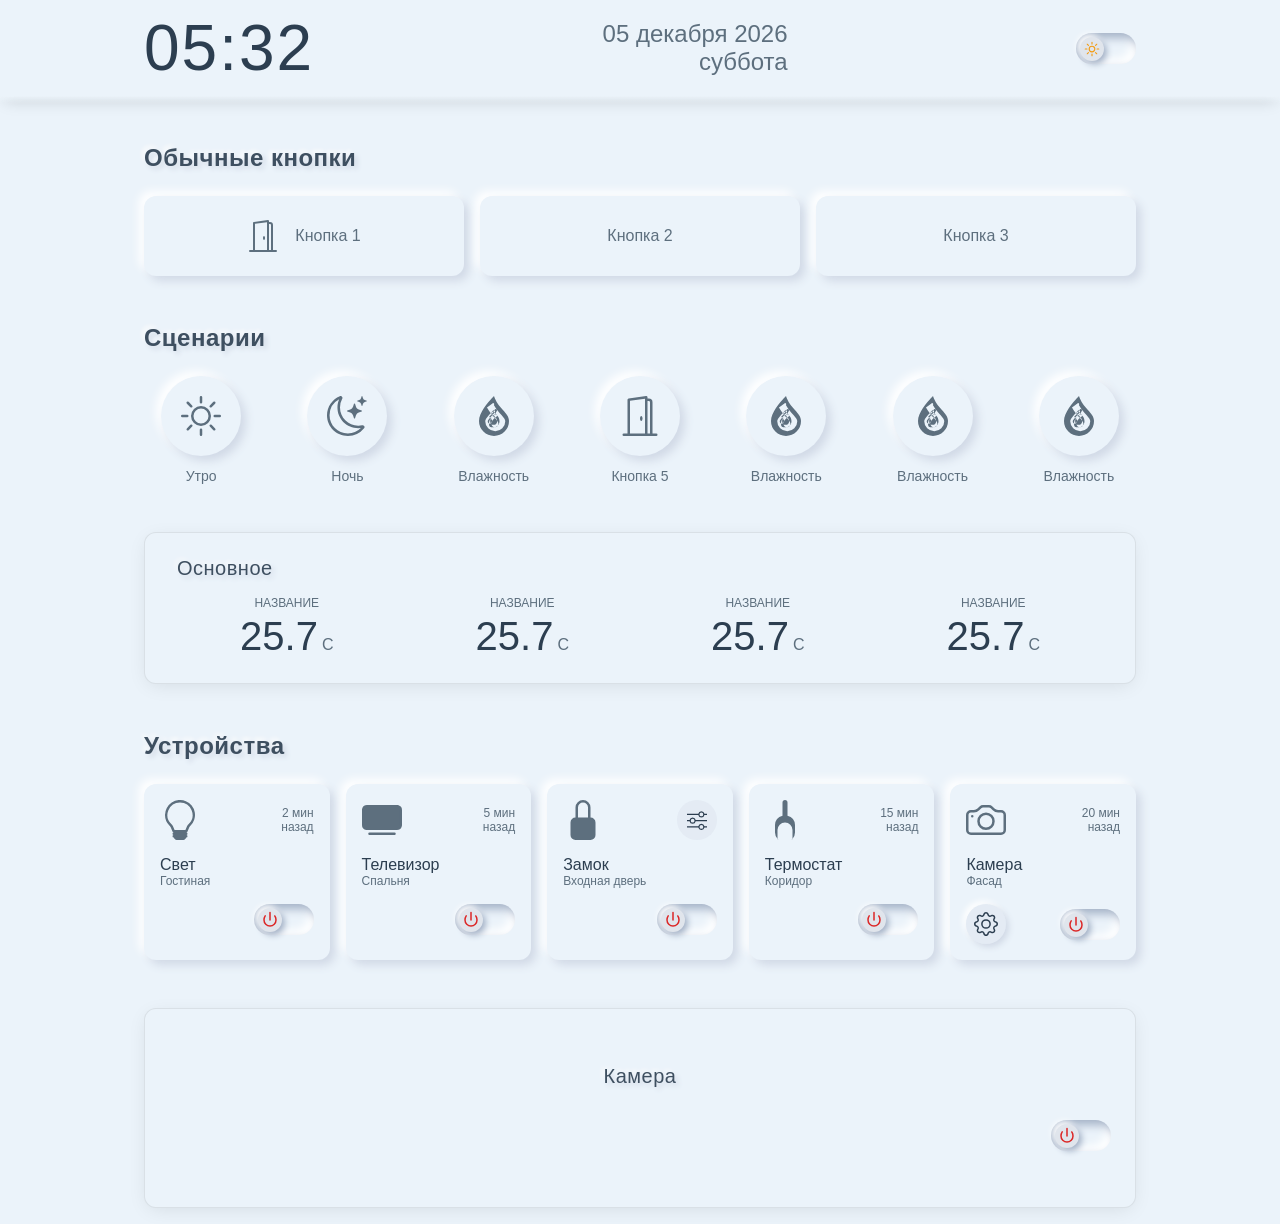
<file: index.html>
<!DOCTYPE html>
<html lang="ru">

<head>
    <meta charset="UTF-8">
    <meta name="viewport" content="width=device-width, initial-scale=1.0">
    <link rel="stylesheet" href="style.css">
    <title>Дашборд с неоморфным дизайном</title>
</head>

<body class="light-theme">
    <!-- SVG спрайт (скрыт) -->
    <svg style="display: none;">
        <!-- Иконки переключения темы -->
        <symbol id="icon-sun" viewBox="0 0 24 24">
            <path
                d="M12 3v2.25m6.364.386-1.591 1.591M21 12h-2.25m-.386 6.364-1.591-1.591M12 18.75V21m-4.773-4.227-1.591 1.591M5.25 12H3m4.227-4.773L5.636 5.636M15.75 12a3.75 3.75 0 1 1-7.5 0 3.75 3.75 0 0 1 7.5 0Z"
                stroke="currentColor" stroke-width="1.5" fill="none" stroke-linecap="round" stroke-linejoin="round" />
        </symbol>
        <symbol id="icon-moon" viewBox="0 0 24 24">
            <path
                d="M21.752 15.002A9.72 9.72 0 0 1 18 15.75c-5.385 0-9.75-4.365-9.75-9.75 0-1.33.266-2.597.748-3.752A9.753 9.753 0 0 0 3 11.25C3 16.635 7.365 21 12.75 21a9.753 9.753 0 0 0 9.002-5.998Z"
                stroke="currentColor" stroke-width="1.5" fill="none" stroke-linecap="round" stroke-linejoin="round" />
        </symbol>
        <!-- Иконки для переключателя -->
        <symbol id="icon-check" viewBox="0 0 16 16">
            <path
                d="M16 8A8 8 0 1 1 0 8a8 8 0 0 1 16 0m-3.97-3.03a.75.75 0 0 0-1.08.022L7.477 9.417 5.384 7.323a.75.75 0 0 0-1.06 1.06L6.97 11.03a.75.75 0 0 0 1.079-.02l3.992-4.99a.75.75 0 0 0-.01-1.05z" />
        </symbol>
        <symbol id="icon-x" viewBox="0 0 16 16">
            <path
                d="M2.146 2.854a.5.5 0 1 1 .708-.708L8 7.293l5.146-5.147a.5.5 0 0 1 .708.708L8.707 8l5.147 5.146a.5.5 0 0 1-.708.708L8 8.707l-5.146 5.147a.5.5 0 0 1-.708-.708L7.293 8z" />
        </symbol>
        <!-- Иконка освещения/лампы -->
        <symbol id="icon-light" viewBox="0 0 16 16">
            <path
                d="M2 6a6 6 0 1 1 10.174 4.31c-.203.196-.359.4-.453.619l-.762 1.769A.5.5 0 0 1 10.5 13a.5.5 0 0 1 0 1 .5.5 0 0 1 0 1l-.224.447a1 1 0 0 1-.894.553H6.618a1 1 0 0 1-.894-.553L5.5 15a.5.5 0 0 1 0-1 .5.5 0 0 1 0-1 .5.5 0 0 1-.46-.302l-.761-1.77a2 2 0 0 0-.453-.618A5.98 5.98 0 0 1 2 6m6-5a5 5 0 0 0-3.479 8.592c.263.254.514.564.676.941L5.83 12h4.342l.632-1.467c.162-.377.413-.687.676-.941A5 5 0 0 0 8 1" />
        </symbol>
        <!-- Иконка телевизора -->
        <symbol id="icon-tv" viewBox="0 0 16 16">
            <path
                d="M2.5 13.5A.5.5 0 0 1 3 13h10a.5.5 0 0 1 0 1H3a.5.5 0 0 1-.5-.5M2 2h12s2 0 2 2v6s0 2-2 2H2s-2 0-2-2V4s0-2 2-2" />
            <path d="M1 4h14v6H1z" />
        </symbol>
        <!-- Иконка замка -->
        <symbol id="icon-lock" viewBox="0 0 16 16">
            <path
                d="M8 1a2 2 0 0 1 2 2v4H6V3a2 2 0 0 1 2-2m3 6V3a3 3 0 0 0-6 0v4a2 2 0 0 0-2 2v5a2 2 0 0 0 2 2h6a2 2 0 0 0 2-2V9a2 2 0 0 0-2-2" />
        </symbol>
        <!-- Иконка термостата -->
        <symbol id="icon-thermostat" viewBox="0 0 16 16">
            <path
                d="M8 0a1 1 0 0 1 1 1v5.268A4 4 0 0 1 12 10v3a4 4 0 1 1-8 0v-3a4 4 0 0 1 3-3.732V1a1 1 0 0 1 1-1m0 9a3 3 0 0 0-3 3v3a3 3 0 1 0 6 0v-3a3 3 0 0 0-3-3" />
        </symbol>
        <!-- Иконка камеры -->
        <symbol id="icon-camera" viewBox="0 0 16 16">
            <path
                d="M15 12a1 1 0 0 1-1 1H2a1 1 0 0 1-1-1V6a1 1 0 0 1 1-1h1.172a3 3 0 0 0 2.12-.879l.83-.828A1 1 0 0 1 6.827 3h2.344a1 1 0 0 1 .707.293l.828.828A3 3 0 0 0 12.828 5H14a1 1 0 0 1 1 1zM2 4a2 2 0 0 0-2 2v6a2 2 0 0 0 2 2h12a2 2 0 0 0 2-2V6a2 2 0 0 0-2-2h-1.172a2 2 0 0 1-1.414-.586l-.828-.828A2 2 0 0 0 9.172 2H6.828a2 2 0 0 0-1.414.586l-.828.828A2 2 0 0 1 3.172 4z" />
            <path
                d="M8 11a2.5 2.5 0 1 1 0-5 2.5 2.5 0 0 1 0 5m0 1a3.5 3.5 0 1 0 0-7 3.5 3.5 0 0 0 0 7M3 6.5a.5.5 0 1 1-1 0 .5.5 0 0 1 1 0" />
        </symbol>
        <!-- Иконка питания/вкл/выкл -->
        <symbol id="icon-power" viewBox="0 0 24 24">
            <path d="M12 2v10M18.4 6.6C19.5 8 20 9.9 20 12c0 4.4-3.6 8-8 8s-8-3.6-8-8c0-2.1.5-4 1.6-5.6"
                stroke="currentColor" stroke-width="2" fill="none" stroke-linecap="round" stroke-linejoin="round" />
        </symbol>
        <!-- Иконка звука -->
        <symbol id="icon-sound" viewBox="0 0 24 24">
            <path d="M15 6v12c0 1.5-1.5 2-3 2s-3-.5-3-2V6c0-1.5 1.5-2 3-2s3 .5 3 2z" stroke="currentColor"
                stroke-width="1.5" fill="none" />
            <path d="M6 10v4M18 10v4" stroke="currentColor" stroke-width="1.5" fill="none" />
        </symbol>
        <!-- Дополнительные иконки для круглых кнопок -->
        <symbol id="icon-music" viewBox="0 0 16 16">
            <path
                d="M6 13c0 1.105-1.12 2-2.5 2S1 14.105 1 13s1.12-2 2.5-2 2.5.895 2.5 2zm9-6c0 1.105-1.12 2-2.5 2S10 8.105 10 7s1.12-2 2.5-2 2.5.895 2.5 2z" />
            <path fill-rule="evenodd" d="M14 11V2h1v9h-1zM6 3v10h1V3H6z" />
            <path d="M5 2.905a1 1 0 0 1 .9-.995l8-.8a1 1 0 0 1 1.1.995V3L5 4V2.905z" />
        </symbol>
        <symbol id="icon-bell" viewBox="0 0 16 16">
            <path
                d="M8 16a2 2 0 0 0 2-2H6a2 2 0 0 0 2 2zM8 1.918l-.797.161A4.002 4.002 0 0 0 4 6c0 .628-.134 2.197-.459 3.742-.16.767-.376 1.566-.663 2.258h10.244c-.287-.692-.502-1.49-.663-2.258C12.134 8.197 12 6.628 12 6a4.002 4.002 0 0 0-3.203-3.92L8 1.917zM14.22 12c.223.447.481.801.78 1H1c.299-.199.557-.553.78-1C2.68 10.2 3 6.88 3 6c0-2.42 1.72-4.44 4.005-4.901a1 1 0 1 1 1.99 0A5.002 5.002 0 0 1 13 6c0 .88.32 4.2 1.22 6z" />
        </symbol>
        <symbol id="icon-droplet" viewBox="0 0 16 16">
            <path fill-rule="evenodd"
                d="M7.21.8C7.69.295 8 0 8 0c.109.363.234.708.371 1.038.812 1.946 2.073 3.35 3.197 4.6C12.878 7.096 14 8.345 14 10a6 6 0 0 1-12 0C2 6.668 5.58 2.517 7.21.8zm.413 1.956A.5.5 0 0 1 7.95 3.6c.79 1.48 2.054 2.95 3.129 4.148.388.435.748.87 1.023 1.287.273.413.398.753.398 1.015a4 4 0 0 1-8 0c0-.262.125-.602.398-1.015.275-.417.635-.852 1.023-1.287.529-.595 1.09-1.204 1.624-1.852a.5.5 0 0 1 .788.614c-.502.606-1.04 1.19-1.56 1.777-.366.414-.686.777-.921 1.139-.234.36-.352.6-.352.624 0 .555.358 1.002.868 1.002.507 0 .905-.405.905-.974 0-.22-.062-.436-.18-.618-.221-.344-.595-.713-1.033-1.112l.017-.024c.334-.347.668-.7.984-1.06.482-.552.896-1.142 1.202-1.749a.5.5 0 0 1 .906.424c-.244.521-.58 1.028-.996 1.513-.222.26-.456.515-.689.763-.598.64-1.03 1.126-1.03 1.844 0 .867.671 1.474 1.405 1.474.736 0 1.405-.607 1.405-1.474 0-.467-.253-1.047-.681-1.545-.384-.449-.91-.878-1.446-1.3a.5.5 0 1 1 .632-.776c.594.482 1.197 1.003 1.651 1.544.452.54.78 1.196.78 2.077 0 1.326-1.045 2.474-2.405 2.474S6 12.326 6 11c0-.881.328-1.537.78-2.077.454-.541 1.057-1.062 1.651-1.544a.5.5 0 0 1 .632.776c-.536.422-1.062.851-1.446 1.3-.428.498-.681 1.078-.681 1.545 0 .867.671 1.474 1.405 1.474.736 0 1.405-.607 1.405-1.474 0-.262-.125-.602-.398-1.015-.275-.417-.635-.852-1.023-1.287-1.075-1.198-2.34-2.668-3.13-4.148z" />
        </symbol>
        <symbol id="icon-sunset" viewBox="0 0 16 16">
            <path
                d="M6 .278a.77.77 0 0 1 .08.858 7.2 7.2 0 0 0-.878 3.46c0 4.021 3.278 7.277 7.318 7.277q.792-.001 1.533-.16a.79.79 0 0 1 .81.316.73.73 0 0 1-.031.893A8.35 8.35 0 0 1 8.344 16C3.734 16 0 12.286 0 7.71 0 4.266 2.114 1.312 5.124.06A.75.75 0 0 1 6 .278M4.858 1.311A7.27 7.27 0 0 0 1.025 7.71c0 4.02 3.279 7.276 7.319 7.276a7.32 7.32 0 0 0 5.205-2.162q-.506.063-1.029.063c-4.61 0-8.343-3.714-8.343-8.29 0-1.167.242-2.278.681-3.286" />
            <path
                d="M10.794 3.148a.217.217 0 0 1 .412 0l.387 1.162c.173.518.579.924 1.097 1.097l1.162.387a.217.217 0 0 1 0 .412l-1.162.387a1.73 1.73 0 0 0-1.097 1.097l-.387 1.162a.217.217 0 0 1-.412 0l-.387-1.162A1.73 1.73 0 0 0 9.31 6.593l-1.162-.387a.217.217 0 0 1 0-.412l1.162-.387a1.73 1.73 0 0 0 1.097-1.097zM13.863.099a.145.145 0 0 1 .274 0l.258.774c.115.346.386.617.732.732l.774.258a.145.145 0 0 1 0 .274l-.774.258a1.16 1.16 0 0 0-.732.732l-.258.774a.145.145 0 0 1-.274 0l-.258-.774a1.16 1.16 0 0 0-.732-.732l-.774-.258a.145.145 0 0 1 0-.274l.774-.258c.346-.115.617-.386.732-.732z" />
        </symbol>
        <symbol id="icon-sunrise" viewBox="0 0 16 16">
            <path
                d="M8 11a3 3 0 1 1 0-6 3 3 0 0 1 0 6m0 1a4 4 0 1 0 0-8 4 4 0 0 0 0 8M8 0a.5.5 0 0 1 .5.5v2a.5.5 0 0 1-1 0v-2A.5.5 0 0 1 8 0m0 13a.5.5 0 0 1 .5.5v2a.5.5 0 0 1-1 0v-2A.5.5 0 0 1 8 13m8-5a.5.5 0 0 1-.5.5h-2a.5.5 0 0 1 0-1h2a.5.5 0 0 1 .5.5M3 8a.5.5 0 0 1-.5.5h-2a.5.5 0 0 1 0-1h2A.5.5 0 0 1 3 8m10.657-5.657a.5.5 0 0 1 0 .707l-1.414 1.415a.5.5 0 1 1-.707-.708l1.414-1.414a.5.5 0 0 1 .707 0m-9.193 9.193a.5.5 0 0 1 0 .707L3.05 13.657a.5.5 0 0 1-.707-.707l1.414-1.414a.5.5 0 0 1 .707 0m9.193 2.121a.5.5 0 0 1-.707 0l-1.414-1.414a.5.5 0 0 1 .707-.707l1.414 1.414a.5.5 0 0 1 0 .707M4.464 4.465a.5.5 0 0 1-.707 0L2.343 3.05a.5.5 0 1 1 .707-.707l1.414 1.414a.5.5 0 0 1 0 .708" />
        </symbol>
        <symbol id="icon-three-dots-vertical" viewBox="0 0 16 16">
            <path
                d="M9.5 13a1.5 1.5 0 1 1-3 0 1.5 1.5 0 0 1 3 0m0-5a1.5 1.5 0 1 1-3 0 1.5 1.5 0 0 1 3 0m0-5a1.5 1.5 0 1 1-3 0 1.5 1.5 0 0 1 3 0" />
        </symbol>
        <symbol id="icon-setting" viewBox="0 0 16 16">
            <path fill-rule="evenodd"
                d="M11.5 2a1.5 1.5 0 1 0 0 3 1.5 1.5 0 0 0 0-3M9.05 3a2.5 2.5 0 0 1 4.9 0H16v1h-2.05a2.5 2.5 0 0 1-4.9 0H0V3zM4.5 7a1.5 1.5 0 1 0 0 3 1.5 1.5 0 0 0 0-3M2.05 8a2.5 2.5 0 0 1 4.9 0H16v1H6.95a2.5 2.5 0 0 1-4.9 0H0V8zm9.45 4a1.5 1.5 0 1 0 0 3 1.5 1.5 0 0 0 0-3m-2.45 1a2.5 2.5 0 0 1 4.9 0H16v1h-2.05a2.5 2.5 0 0 1-4.9 0H0v-1z" />
        </symbol>

    </svg>

    <div class="header">
        <div class="header-content">
            <div class="time" id="time">--:--</div>
            <div class="today">
                <div id="date">-- --- ----</div>
                <div id="weekday">----------</div>
            </div>
            <div class="theme-toggle" id="themeToggle">
                <svg class="theme-icon">
                    <use href="#icon-sun" />
                </svg>
            </div>
        </div>
    </div>

    <div class="container">
        <div class="content">
            <div class="block">
                <div class="block-title">Обычные кнопки</div>
                <div class="block-buttons">
                    <div class="button-item">
                        <input type="checkbox" id="scenario1" class="button-checkbox">
                        <label for="scenario1" class="button-label">
                            <svg xmlns="http://www.w3.org/2000/svg" width="16" height="16" fill="currentColor"
                                class="bi bi-door-open" viewBox="0 0 16 16">
                                <path d="M8.5 10c-.276 0-.5-.448-.5-1s.224-1 .5-1 .5.448.5 1-.224 1-.5 1" />
                                <path
                                    d="M10.828.122A.5.5 0 0 1 11 .5V1h.5A1.5 1.5 0 0 1 13 2.5V15h1.5a.5.5 0 0 1 0 1h-13a.5.5 0 0 1 0-1H3V1.5a.5.5 0 0 1 .43-.495l7-1a.5.5 0 0 1 .398.117M11.5 2H11v13h1V2.5a.5.5 0 0 0-.5-.5M4 1.934V15h6V1.077z" />
                            </svg>
                            Кнопка 1
                        </label>
                    </div>
                    <div class="button-item">
                        <input type="checkbox" id="scenario2" class="button-checkbox">
                        <label for="scenario2" class="button-label">Кнопка 2</label>
                    </div>
                    <div class="button-item">
                        <input type="checkbox" id="scenario3" class="button-checkbox">
                        <label for="scenario3" class="button-label">Кнопка 3</label>
                    </div>
                </div>
            </div>

            <div class="block">
                <div class="block-title">Сценарии</div>
                <div class="block-round-buttons">
                    <div class="round-button-item">
                        <input type="checkbox" id="round1" class="round-checkbox">
                        <label for="round1" class="round-label">
                            <span class="round-icon">
                                <svg fill="currentColor" viewBox="0 0 16 16">
                                    <use href="#icon-sunrise" />
                                </svg>
                            </span>
                            <span class="round-text">Утро</span>
                        </label>
                    </div>
                    <div class="round-button-item">
                        <input type="checkbox" id="round2" class="round-checkbox">
                        <label for="round2" class="round-label">
                            <span class="round-icon">
                                <svg fill="currentColor" viewBox="0 0 16 16">
                                    <use href="#icon-sunset" />
                                </svg>
                            </span>
                            <span class="round-text">Ночь</span>
                        </label>
                    </div>
                    <div class="round-button-item">
                        <input type="checkbox" id="round3" class="round-checkbox">
                        <label for="round3" class="round-label">
                            <span class="round-icon">
                                <svg fill="currentColor" viewBox="0 0 16 16">
                                    <use href="#icon-droplet" />
                                </svg>
                            </span>
                            <span class="round-text">Влажность</span>
                        </label>
                    </div>
                    <div class="round-button-item">
                        <input type="checkbox" id="round4" class="round-checkbox">
                        <label for="round4" class="round-label">
                            <span class="round-icon">
                                <svg xmlns="http://www.w3.org/2000/svg" width="16" height="16" fill="currentColor"
                                    class="bi bi-door-open" viewBox="0 0 16 16">
                                    <path d="M8.5 10c-.276 0-.5-.448-.5-1s.224-1 .5-1 .5.448.5 1-.224 1-.5 1" />
                                    <path
                                        d="M10.828.122A.5.5 0 0 1 11 .5V1h.5A1.5 1.5 0 0 1 13 2.5V15h1.5a.5.5 0 0 1 0 1h-13a.5.5 0 0 1 0-1H3V1.5a.5.5 0 0 1 .43-.495l7-1a.5.5 0 0 1 .398.117M11.5 2H11v13h1V2.5a.5.5 0 0 0-.5-.5M4 1.934V15h6V1.077z" />
                                </svg>
                            </span>
                            <span class="round-text">Кнопка 5</span>
                        </label>
                    </div>
                    <div class="round-button-item">
                        <input type="checkbox" id="round5" class="round-checkbox">
                        <label for="round5" class="round-label">
                            <span class="round-icon">
                                <svg fill="currentColor" viewBox="0 0 16 16">
                                    <use href="#icon-droplet" />
                                </svg>
                            </span>
                            <span class="round-text">Влажность</span>
                        </label>
                    </div>
                    <div class="round-button-item">
                        <input type="checkbox" id="round6" class="round-checkbox">
                        <label for="round6" class="round-label">
                            <span class="round-icon">
                                <svg fill="currentColor" viewBox="0 0 16 16">
                                    <use href="#icon-droplet" />
                                </svg>
                            </span>
                            <span class="round-text">Влажность</span>
                        </label>
                    </div>
                    <div class="round-button-item">
                        <input type="checkbox" id="round7" class="round-checkbox">
                        <label for="round7" class="round-label">
                            <span class="round-icon">
                                <svg fill="currentColor" viewBox="0 0 16 16">
                                    <use href="#icon-droplet" />
                                </svg>
                            </span>
                            <span class="round-text">Влажность</span>
                        </label>
                    </div>
                </div>
            </div>

            <!-- Карточка с основными показателями -->
            <div class="card">
                <div class="card-title">Основное</div>
                <div class="indicators">
                    <div class="indicator">
                        <div class="indicator-title">название</div>
                        <div class="indicator-value">25.7<span class="indicator-unit">C</span></div>
                    </div>
                    <div class="indicator">
                        <div class="indicator-title">название</div>
                        <div class="indicator-value">25.7<span class="indicator-unit">C</span></div>
                    </div>
                    <div class="indicator">
                        <div class="indicator-title">название</div>
                        <div class="indicator-value">25.7<span class="indicator-unit">C</span></div>
                    </div>
                    <div class="indicator">
                        <div class="indicator-title">название</div>
                        <div class="indicator-value">25.7<span class="indicator-unit">C</span></div>
                    </div>
                </div>
            </div>

            <!-- Управление приборами/оборудованием -->
            <div class="block">
                <div class="block-title">Устройства</div>
                <div class="block-devices">
                    <div class="device" id="device1">
                        <div class="device-header">
                            <div class="device-icon">
                                <svg width="100%" height="100%" fill="currentColor" viewBox="0 0 16 16">
                                    <use href="#icon-light" />
                                </svg>
                            </div>
                            <div class="device-since">2 мин<br>назад</div>
                        </div>
                        <div class="device-title">Свет
                            <div class="device-info">Гостиная</div>
                        </div>
                        <div class="device-footer">
                            <div class="switch flex-right" id="deviceSwitch1" role="switch" aria-checked="false"
                                tabindex="0">
                                <span class="switch-icon">
                                    <svg fill="currentColor" viewBox="0 0 24 24">
                                        <use href="#icon-power" />
                                    </svg>
                                </span>
                            </div>
                        </div>
                    </div>
                    <div class="device" id="device2">
                        <div class="device-header">
                            <div class="device-icon">
                                <svg width="100%" height="100%" fill="currentColor" viewBox="0 0 16 16">
                                    <use href="#icon-tv" />
                                </svg>
                            </div>
                            <div class="device-since">5 мин<br>назад</div>
                        </div>
                        <div class="device-title">Телевизор
                            <div class="device-info">Спальня</div>
                        </div>
                        <div class="device-footer">
                            <div class="switch flex-right" id="deviceSwitch2" role="switch" aria-checked="false"
                                tabindex="0">
                                <span class="switch-icon">
                                    <svg fill="currentColor" viewBox="0 0 24 24">
                                        <use href="#icon-power" />
                                    </svg>
                                </span>
                            </div>
                        </div>
                    </div>
                    <div class="device" id="device3">
                        <div class="device-header">
                            <div class="device-icon">
                                <svg width="100%" height="100%" fill="currentColor" viewBox="0 0 16 16">
                                    <use href="#icon-lock" />
                                </svg>
                            </div>
                            <div class="setting-button-item">
                                <div class="setting-button">
                                    <svg fill="currentColor" viewBox="0 0 16 16">
                                        <use href="#icon-setting" />
                                    </svg>
                                </div>
                            </div>
                        </div>
                        <div class="device-title">Замок
                            <div class="device-info">Входная дверь</div>
                        </div>
                        <div class="device-footer">
                            <div class="switch flex-right" id="deviceSwitch3" role="switch" aria-checked="false"
                                tabindex="0">
                                <span class="switch-icon">
                                    <svg fill="currentColor" viewBox="0 0 24 24">
                                        <use href="#icon-power" />
                                    </svg>
                                </span>
                            </div>
                        </div>
                    </div>
                    <div class="device" id="device4">
                        <div class="device-header">
                            <div class="device-icon">
                                <svg width="100%" height="100%" fill="currentColor" viewBox="0 0 16 16">
                                    <use href="#icon-thermostat" />
                                </svg>
                            </div>
                            <div class="device-since">15 мин<br>назад</div>
                        </div>
                        <div class="device-title">Термостат
                            <div class="device-info">Коридор</div>
                        </div>
                        <div class="device-footer">
                            <div class="switch flex-right" id="deviceSwitch4" role="switch" aria-checked="false"
                                tabindex="0">
                                <span class="switch-icon">
                                    <svg fill="currentColor" viewBox="0 0 24 24">
                                        <use href="#icon-power" />
                                    </svg>
                                </span>
                            </div>
                        </div>
                    </div>
                    <div class="device" id="device5">
                        <div class="device-header">
                            <div class="device-icon">
                                <svg width="100%" height="100%" fill="currentColor" viewBox="0 0 16 16">
                                    <use href="#icon-camera" />
                                </svg>
                            </div>
                            <div class="device-since">20 мин<br>назад</div>
                        </div>
                        <div class="device-title">Камера
                            <div class="device-info">Фасад</div>
                        </div>
                        <div class="device-footer">
                            <div class="device-button-bg">
                                <div class="device-button">
                                    <svg xmlns="http://www.w3.org/2000/svg" width="16" height="16" fill="currentColor"
                                        class="bi bi-gear" viewBox="0 0 16 16">
                                        <path
                                            d="M8 4.754a3.246 3.246 0 1 0 0 6.492 3.246 3.246 0 0 0 0-6.492M5.754 8a2.246 2.246 0 1 1 4.492 0 2.246 2.246 0 0 1-4.492 0" />
                                        <path
                                            d="M9.796 1.343c-.527-1.79-3.065-1.79-3.592 0l-.094.319a.873.873 0 0 1-1.255.52l-.292-.16c-1.64-.892-3.433.902-2.54 2.541l.159.292a.873.873 0 0 1-.52 1.255l-.319.094c-1.79.527-1.79 3.065 0 3.592l.319.094a.873.873 0 0 1 .52 1.255l-.16.292c-.892 1.64.901 3.434 2.541 2.54l.292-.159a.873.873 0 0 1 1.255.52l.094.319c.527 1.79 3.065 1.79 3.592 0l.094-.319a.873.873 0 0 1 1.255-.52l.292.16c1.64.893 3.434-.902 2.54-2.541l-.159-.292a.873.873 0 0 1 .52-1.255l.319-.094c1.79-.527 1.79-3.065 0-3.592l-.319-.094a.873.873 0 0 1-.52-1.255l.16-.292c.893-1.64-.902-3.433-2.541-2.54l-.292.159a.873.873 0 0 1-1.255-.52zm-2.633.283c.246-.835 1.428-.835 1.674 0l.094.319a1.873 1.873 0 0 0 2.693 1.115l.291-.16c.764-.415 1.6.42 1.184 1.185l-.159.292a1.873 1.873 0 0 0 1.116 2.692l.318.094c.835.246.835 1.428 0 1.674l-.319.094a1.873 1.873 0 0 0-1.115 2.693l.16.291c.415.764-.42 1.6-1.185 1.184l-.291-.159a1.873 1.873 0 0 0-2.693 1.116l-.094.318c-.246.835-1.428.835-1.674 0l-.094-.319a1.873 1.873 0 0 0-2.692-1.115l-.292.16c-.764.415-1.6-.42-1.184-1.185l.159-.291A1.873 1.873 0 0 0 1.945 8.93l-.319-.094c-.835-.246-.835-1.428 0-1.674l.319-.094A1.873 1.873 0 0 0 3.06 4.377l-.16-.292c-.415-.764.42-1.6 1.185-1.184l.292.159a1.873 1.873 0 0 0 2.692-1.115z" />
                                    </svg>
                                </div>
                            </div>
                            <div class="switch flex-right" id="deviceSwitch5" role="switch" aria-checked="false"
                                tabindex="0">
                                <span class="switch-icon">
                                    <svg fill="currentColor" viewBox="0 0 24 24">
                                        <use href="#icon-power" />
                                    </svg>
                                </span>
                            </div>
                        </div>
                    </div>
                </div>
            </div>

            <!-- Карточка с камерой и переключателем -->
            <div class="card camera">
                <div class="card-title">Камера</div>
                <div class="switch flex-right" id="cameraSwitch" role="switch" aria-checked="false" tabindex="0">
                    <span class="switch-icon">
                        <svg fill="currentColor" viewBox="0 0 24 24">
                            <use href="#icon-power" />
                        </svg>
                    </span>
                </div>
            </div>
        </div>
    </div>

    <script src="script.js"></script>
</body>

</html>
</file>
<file: style.css>
/* style.css */
/* Неоморфный дизайн */

/* Сброс отступов и box-sizing */
*,
*::before,
*::after {
    margin: 0;
    padding: 0;
    box-sizing: border-box;
}

body {
    display: block;
    width: 100%;
    height: 100vh;
    padding: 0;
    margin: 0;
    font-family: 'Montserrat', -apple-system, BlinkMacSystemFont, sans-serif;
    background-color: var(--primary-background-color);
    overflow: auto;
    transition: background-color 0.3s ease;
    --border-radius: 0.75rem;

    /* Базовые размеры шрифтов для мобильных (по умолчанию) */
    --font-size-xs: 0.75rem;
    /* 12px - сверхмалый */
    --font-size-sm: 0.875rem;
    /* 14px - малый */
    --font-size-base: 1rem;
    /* 16px - базовый */
    --font-size-md: 1.125rem;
    /* 18px - средний */
    --font-size-lg: 1.25rem;
    /* 20px - большой */
    --font-size-xl: 1.5rem;
    /* 24px - очень большой */
    --font-size-2xl: 2rem;
    /* 32px - двойной */
    --font-size-3xl: 2.5rem;
    /* 40px - тройной */
    --font-size-4xl: 3rem;
    /* 48px - учетверенный */
    --font-size-5xl: 4rem;
    /* 64px - пятерной */
    --font-size-6xl: 5rem;
    /* 80px - шестерной */
    --font-size-7xl: 7rem;
    /* 112px - седьмерной */

    /* Переменные для конкретных элементов */
    --time-font-size: var(--font-size-5xl);
    --today-date-font-size: var(--font-size-xl);
    --today-weekday-font-size: var(--font-size-xl);
    --block-title-font-size: var(--font-size-xl);
    --card-title-font-size: var(--font-size-lg);
    --device-title-font-size: var(--font-size-base);
    --device-info-font-size: var(--font-size-xs);
    --device-since-font-size: var(--font-size-xs);
    --button-label-font-size: var(--font-size-base);
    --round-text-font-size: var(--font-size-sm);
    --indicator-value-font-size: var(--font-size-3xl);
    --indicator-unit-font-size: var(--font-size-base);
    --indicator-title-font-size: var(--font-size-xs);
}

/* Светлая тема (по умолчанию) */
body.light-theme {
    --primary-background-color: #EBF3FA;
    --card-background-color: #EBF3FA;
    --primary-text-color: #2c3e50;
    --secondary-text-color: #5d6f7e;
    --border-color: rgba(0, 0, 0, 0.08);
    --card-shadow: 0px 4px 20px -4px rgba(0, 0, 0, 0.1);

    /* Яркие цвета для светлой темы */
    --info-color: #0066CC;
    --success-color: #00A86B;
    --danger-color: #DC2626;
    --warning-color: #F59E0B;

    --icon-color-sun: #f39c12;
    --icon-color-moon: #f1c40f;
    --icon-color-on: #00A86B;
    --icon-color-off: #DC2626;
    --icon-bg-color: #d1d9e650;
    --icon-bg-color-on: #00A86B;
    --neumo-shadow-dark: #d1d9e6;
    --neumo-shadow-light: #ffffff;
}

/* Темная тема */
body.dark-theme {
    --primary-background-color: #31343c;
    --card-background-color: #31343c;
    --primary-text-color: #e4e6eb;
    --secondary-text-color: #b0b3b8;
    --border-color: rgba(255, 255, 255, 0.08);
    --card-shadow: 0px 4px 20px -4px rgba(0, 0, 0, 0.3);

    /* Яркие цвета для темной темы */
    --info-color: #60A5FA;
    --success-color: #4ADE80;
    --danger-color: #F87171;
    --warning-color: #FBBF24;

    --icon-color-sun: #f39c12;
    --icon-color-moon: #f1c40f;
    --icon-color-on: #4ADE80;
    --icon-color-off: #F87171;
    --icon-bg-color: #40485450;
    --icon-bg-color-on: #4ADE80;
    --neumo-shadow-dark: #0f1215;
    --neumo-shadow-light: #2f3741;
}

/* Адаптивность для планшетов */
@media (min-width: 481px) and (max-width: 768px) {
    body {
        --time-font-size: var(--font-size-4xl);
        --today-date-font-size: var(--font-size-lg);
        --today-weekday-font-size: var(--font-size-lg);
        --block-title-font-size: var(--font-size-lg);
        --card-title-font-size: var(--font-size-md);
        --device-title-font-size: var(--font-size-base);
        --device-info-font-size: var(--font-size-xs);
        --device-since-font-size: var(--font-size-xs);
        --button-label-font-size: var(--font-size-sm);
        --round-text-font-size: var(--font-size-xs);
        --indicator-value-font-size: var(--font-size-2xl);
        --indicator-unit-font-size: var(--font-size-sm);
        --indicator-title-font-size: var(--font-size-xs);
    }
}

/* Адаптивность для смартфонов */
@media (max-width: 480px) {
    body {
        --time-font-size: var(--font-size-2xl);
        --today-date-font-size: var(--font-size-sm);
        --today-weekday-font-size: var(--font-size-sm);
        --block-title-font-size: var(--font-size-sm);
        --card-title-font-size: var(--font-size-sm);
        --device-title-font-size: var(--font-size-base);
        --device-info-font-size: var(--font-size-xs);
        --device-since-font-size: var(--font-size-xs);
        --button-label-font-size: var(--font-size-xs);
        --round-text-font-size: var(--font-size-xs);
        --indicator-value-font-size: var(--font-size-lg);
        --indicator-unit-font-size: var(--font-size-xs);
        --indicator-title-font-size: var(--font-size-xs);
    }
}

.flex-right {
    margin-left: auto;
}

.container {
    max-width: 1024px;
    margin: 0 auto;
    padding: clamp(0.75rem, 1rem, 1.25rem);
    background-color: transparent;
    display: flex;
    flex-direction: column;
}

/* Хедер с датой и временем */
.header {
    position: sticky;
    top: 0;
    background-color: var(--primary-background-color);
    z-index: 10;
    box-shadow: 0px 10px 15px -5px rgba(0, 0, 0, 0.15);
}

/* Темная тема для хедера */
body.dark-theme .header {
    box-shadow: 0px 10px 15px -5px rgba(0, 0, 0, 0.4);
}

.header-content {
    max-width: 1024px;
    margin: 0 auto;
    display: flex;
    justify-content: space-between;
    align-items: center;
    flex-shrink: 0;
    padding: clamp(0.75rem, 1rem, 1.25rem);
}

/* Добавляем псевдоэлемент для плавного перехода фона при скролле */
.header::after {
    content: '';
    position: absolute;
    bottom: -0.5rem;
    left: 0;
    width: 100%;
    height: 0.5rem;
    background: linear-gradient(to bottom, var(--primary-background-color), transparent);
    pointer-events: none;
}

.time {
    color: var(--primary-text-color);
    font-size: var(--time-font-size);
    font-weight: 500;
    line-height: 1;
    letter-spacing: 2px;
}

.today {
    color: var(--secondary-text-color);
    font-weight: 400;
    text-align: right;
}

#date {
    font-size: var(--today-date-font-size);
}

#weekday {
    font-size: var(--today-weekday-font-size);
}

/* Неоморфный переключатель темы */
.theme-toggle {
    width: 60px;
    height: 31px;
    border-radius: 30px;
    background: #EBF3FA;
    box-shadow: inset 5px 5px 10px #a3b1c6, inset -5px -5px 10px #ffffff;
    cursor: pointer;
    position: relative;
    transition: all 0.3s ease;
    -webkit-tap-highlight-color: transparent;
    user-select: none;
}

.theme-toggle::before {
    content: "";
    position: absolute;
    width: 24px;
    height: 24px;
    border-radius: 50%;
    top: 4px;
    left: 4px;
    background: #e0e5ec;
    box-shadow: 3px 3px 6px #a3b1c6, -3px -3px 6px #ffffff;
    transition: transform 0.3s ease;
    z-index: 1;
}

.theme-toggle.dark::before {
    transform: translateX(29px);
}

.theme-icon {
    position: absolute;
    width: 18px;
    height: 18px;
    top: 7px;
    left: 7px;
    z-index: 2;
    color: var(--icon-color-sun);
    transition: all 0.3s ease;
    pointer-events: none;
}

.theme-toggle.dark .theme-icon {
    left: 36px;
    color: var(--icon-color-moon);
}

/* Для темной темы */
body.dark-theme .theme-toggle {
    background: #2d343c;
    box-shadow: inset 5px 5px 10px #1a1e24, inset -5px -5px 10px #404854;
}

body.dark-theme .theme-toggle::before {
    background: #2d343c;
    box-shadow: 3px 3px 6px #1a1e24, -3px -3px 6px #404854;
}

/* Контент страницы */
.content {
    padding-top: 2rem;
    display: flex;
    flex-direction: column;
    gap: 3rem;
    flex: 1;
}

/* Блок на странице */
.block {
    display: flex;
    flex-direction: column;
    gap: clamp(1rem, 1.5rem, 2rem);
}

.block-title {
    font-size: var(--block-title-font-size);
    font-weight: 600;
    color: var(--primary-text-color);
    text-shadow:
        3px 3px 5px var(--neumo-shadow-dark),
        -3px -3px 5px var(--neumo-shadow-light);
    opacity: 0.9;
    letter-spacing: 0.5px;
}

/* Стандартная карточка */
.card {
    width: 100%;
    padding: 1.5rem 2rem;
    background-color: var(--card-background-color);
    box-shadow: var(--card-shadow);
    border-radius: var(--border-radius);
    overflow: hidden;
    position: relative;
    border: 1px solid var(--border-color);
    flex-shrink: 0;
    display: flex;
    flex-direction: column;
    gap: clamp(0.75rem, 1rem, 1.25rem);
}

.card.camera {
    padding: 1.5rem;
    min-height: 200px;
    display: flex;
    flex-direction: column;
    align-items: center;
    justify-content: center;
    gap: 2rem;
}

.card-title {
    font-size: var(--card-title-font-size);
    font-weight: 500;
    color: var(--primary-text-color);
    text-shadow:
        3px 3px 5px var(--neumo-shadow-dark),
        -3px -3px 5px var(--neumo-shadow-light);
    opacity: 0.9;
    letter-spacing: 0.5px;
}

/* Стили для обычных чекбоксов-кнопок */
.button-item {
    display: flex;
    width: 100%;
    outline: none;
    -webkit-tap-highlight-color: transparent;
    user-select: none;
}

.button-checkbox {
    position: absolute;
    opacity: 0;
    width: 0;
    height: 0;
    pointer-events: none;
}

.button-label {
    display: flex;
    flex-wrap: wrap;
    align-items: center;
    justify-content: center;
    width: 100%;
    padding: 1.5rem 2rem;
    min-height: clamp(3rem, 10vw, 5rem);
    gap: clamp(0.5rem, 2vw, 1rem);
    background: var(--primary-background-color);
    border-radius: var(--border-radius);
    font-size: var(--button-label-font-size);
    font-weight: 500;
    color: var(--secondary-text-color);
    cursor: pointer;
    transition: all 0.2s ease;
    user-select: none;
    box-shadow: 5px 5px 10px var(--neumo-shadow-dark),
        -5px -5px 10px var(--neumo-shadow-light);
}

.button-label svg {
    width: 2em;
    height: 2em;
    font-size: inherit;
    fill: currentColor;
}

/* Наведение */
.button-label:hover {
    box-shadow: 3px 3px 6px var(--neumo-shadow-dark),
        -3px -3px 6px var(--neumo-shadow-light);
}

/* Активное состояние (когда чекбокс выбран) */
.button-checkbox:checked + .button-label {
    box-shadow: inset 3px 3px 6px var(--neumo-shadow-dark),
        inset -3px -3px 6px var(--neumo-shadow-light);
    color: var(--success-color);
}

/* Для темной темы */
body.dark-theme .button-label {
    box-shadow: 5px 5px 10px var(--neumo-shadow-dark),
        -5px -5px 10px var(--neumo-shadow-light);
}

body.dark-theme .button-label:hover {
    box-shadow: 3px 3px 6px var(--neumo-shadow-dark),
        -3px -3px 6px var(--neumo-shadow-light);
}

body.dark-theme .button-checkbox:checked + .button-label {
    box-shadow: inset 3px 3px 6px var(--neumo-shadow-dark),
        inset -3px -3px 6px var(--neumo-shadow-light);
}

/* Блок с круглыми кнопками */
.block-round-buttons {
    display: flex;
    flex-wrap: wrap;
    justify-content: space-around;
    /* gap: 2rem; */
    /* display: grid;
    grid-template-columns: repeat(4, 1fr); */
    gap: clamp(1rem, 2rem, 3rem);
}

/* Стили для круглых чекбоксов-кнопок */
.round-button-item {
    display: flex;
    width: 5rem;
    outline: none;
    -webkit-tap-highlight-color: transparent;
    user-select: none;
}

.round-checkbox {
    position: absolute;
    opacity: 0;
    width: 0;
    height: 0;
    pointer-events: none;
}

.round-label {
    display: flex;
    flex-direction: column;
    align-items: center;
    justify-content: center;
    width: 100%;
    gap: 0.75rem;
    cursor: pointer;
    transition: all 0.2s ease;
}

.round-icon {
    width: 5rem;
    height: 5rem;
    border-radius: 50%;
    background: var(--primary-background-color);
    display: flex;
    align-items: center;
    justify-content: center;
    color: var(--secondary-text-color);
    box-shadow: 5px 5px 10px var(--neumo-shadow-dark),
                -5px -5px 10px var(--neumo-shadow-light);
    transition: all 0.2s ease;
}

.round-icon svg {
    width: 2.5rem;
    height: 2.5rem;
    fill: currentColor;
}

.round-text {
    font-size: var(--round-text-font-size);
    font-weight: 500;
    color: var(--secondary-text-color);
    text-align: center;
    transition: color 0.2s ease;
}

/* Наведение */
.round-label:hover .round-icon {
    box-shadow: 3px 3px 6px var(--neumo-shadow-dark),
                -3px -3px 6px var(--neumo-shadow-light);
}

/* Активное состояние (когда чекбокс выбран) */
.round-checkbox:checked + .round-label .round-icon {
    box-shadow: inset 3px 3px 6px var(--neumo-shadow-dark),
                inset -3px -3px 6px var(--neumo-shadow-light);
    color: var(--success-color);
}

.round-checkbox:checked + .round-label .round-text {
    color: var(--success-color);
}

/* Для темной темы */
body.dark-theme .round-icon {
    box-shadow: 5px 5px 10px var(--neumo-shadow-dark),
                -5px -5px 10px var(--neumo-shadow-light);
}

body.dark-theme .round-label:hover .round-icon {
    box-shadow: 3px 3px 6px var(--neumo-shadow-dark),
                -3px -3px 6px var(--neumo-shadow-light);
}

body.dark-theme .round-checkbox:checked + .round-label .round-icon {
    box-shadow: inset 3px 3px 6px var(--neumo-shadow-dark),
                inset -3px -3px 6px var(--neumo-shadow-light);
}

/* Блок с обычными кнопками */
.block-buttons {
    display: grid;
    grid-template-columns: repeat(3, 1fr);
    gap: clamp(0.75rem, 1rem, 1.25rem);
}

/* Стили для устройств */
.block-devices {
    display: grid;
    grid-template-columns: repeat(5, 1fr);
    gap: clamp(0.75rem, 1rem, 1.25rem);
}

.device {
    display: flex;
    flex-direction: column;
    gap: 1rem;
    padding: 1rem;
    background-color: var(--card-background-color);
    border-radius: var(--border-radius);
    box-shadow: 5px 5px 10px var(--neumo-shadow-dark),
        -5px -5px 10px var(--neumo-shadow-light);
    transition: all 0.2s ease;
}

.device:hover {
    box-shadow: 3px 3px 6px var(--neumo-shadow-dark),
        -3px -3px 6px var(--neumo-shadow-light);
}

.device-header {
    display: flex;
    gap: 1rem;
    justify-content: space-between;
    align-items: center;
}

.device-icon {
    width: 2.5rem;
    height: 2.5rem;
    color: var(--secondary-text-color);
    transition: color 0.3s ease;
}

.device-icon svg {
    width: 100%;
    height: 100%;
    fill: currentColor;
}

.device-icon.device-on {
    color: var(--success-color);
}

.device-since {
    color: var(--secondary-text-color);
    font-size: var(--device-since-font-size);
    text-align: right;
    line-height: 1.2;
}

.device-title {
    font-size: var(--device-title-font-size);
    font-weight: 400;
    color: var(--primary-text-color);
}

.device-info {
    color: var(--secondary-text-color);
    font-size: var(--device-info-font-size);
}

.device-footer {
    display: flex;
    width: 100%;
    align-items: center;
    justify-content: space-between;
}

/* Кнопка девайса */
.device-button-bg {
    width: 2.5rem;
    height: 2.5rem;
    background-color: var(--icon-bg-color);
    border-radius: 50%;
    display: flex;
    align-items: center;
    justify-content: center;
    cursor: pointer;
    transition: background-color 0.3s ease;
    box-shadow: 3px 3px 6px var(--neumo-shadow-dark),
                -3px -3px 6px var(--neumo-shadow-light);
}

.device-button-bg.device-on {
    background-color: var(--icon-bg-color-on);
}

.device-button {
    width: 1.5rem;
    height: 1.5rem;
    color: var(--primary-text-color);
}

.device-button svg {
    width: 100%;
    height: 100%;
    fill: currentColor;
}

/* Неоморфный переключатель (Switch) - стилизован под theme-toggle */
.switch {
    width: 60px;
    height: 31px;
    border-radius: 30px;
    background: #EBF3FA;
    box-shadow: inset 5px 5px 10px #a3b1c6, inset -5px -5px 10px #ffffff;
    cursor: pointer;
    position: relative;
    transition: all 0.3s ease;
    display: inline-block;
    outline: none;
    -webkit-tap-highlight-color: transparent;
    user-select: none;
}

.switch:focus-visible {
    outline: none;
}

.switch::before {
    content: "";
    position: absolute;
    width: 24px;
    height: 24px;
    border-radius: 50%;
    top: 4px;
    left: 4px;
    background: #e0e5ec;
    box-shadow: 3px 3px 6px #a3b1c6, -3px -3px 6px #ffffff;
    transition: transform 0.3s ease;
    z-index: 1;
}

.switch.on::before {
    transform: translateX(29px);
}

.switch .switch-icon {
    position: absolute;
    width: 18px;
    height: 18px;
    top: 7px;
    left: 7px;
    z-index: 2;
    color: var(--icon-color-off);
    transition: all 0.3s ease;
    pointer-events: none;
    display: flex;
    align-items: center;
    justify-content: center;
}

.switch .switch-icon svg {
    width: 100%;
    height: 100%;
    fill: currentColor;
    stroke: currentColor;
}

.switch.on .switch-icon {
    left: 36px;
    color: var(--icon-color-on);
}

/* Для темной темы */
body.dark-theme .switch {
    background: #2d343c;
    box-shadow: inset 5px 5px 10px #1a1e24, inset -5px -5px 10px #404854;
}

body.dark-theme .switch::before {
    background: #2d343c;
    box-shadow: 3px 3px 6px #1a1e24, -3px -3px 6px #404854;
}

.indicators {
    display: flex;
    flex-direction: row;
    flex-wrap: wrap;
    justify-content: space-around;
    gap: clamp(0.75rem, 1rem, 1.25rem);
}

.indicator {
    display: flex;
    flex-direction: column;
    align-items: center;
    gap: 0.25rem;
}

.indicator-title {
    text-transform: uppercase;
    color: var(--secondary-text-color);
    font-size: var(--indicator-title-font-size);
}

.indicator-value {
    font-size: var(--indicator-value-font-size);
    font-weight: 400;
    color: var(--primary-text-color);
}

.indicator-unit {
    font-size: var(--indicator-unit-font-size);
    font-weight: 400;
    color: var(--secondary-text-color);
    margin-left: 0.25rem;
}

/* Кнопка дополнительных свойств */
.setting-button-item {
    width: 2.5rem;
    height: 2.5rem;
    background-color: var(--icon-bg-color);
    border-radius: 50%;
    display: flex;
    align-items: center;
    justify-content: center;
    cursor: pointer;
    transition: background-color 0.3s ease;
}

.setting-button {
    width: 1.25rem;
    height: 1.25rem;
    color: var(--primary-text-color);
}

.setting-button svg {
    width: 100%;
    height: 100%;
    fill: currentColor;
}

/* Адаптивность для сетки устройств */
@media (max-width: 768px) {
    .content {
        gap: 3rem;
    }

    .card,
    .button-label {
        padding: 1.25rem 1.5rem;
    }

    .block {
        gap: 1rem;
    }

    /* 4 карточки в ряд для планшетов */
    .block-devices {
        grid-template-columns: repeat(4, 1fr);
    }

    /* 3 круглые кнопки в ряд для планшетов */
    .block-round-buttons {
        /* grid-template-columns: repeat(3, 1fr); */
    }
}

@media (max-width: 480px) {
    .content {
        gap: 2.5rem;
    }

    .card,
    .button-label {
        padding: 1rem 1.25rem;
    }

    .block {
        gap: 0.75rem;
    }

    .card.camera {
        padding: 1rem;
        min-height: 150px;
    }

    /* 2 карточки в ряд для смартфонов */
    .block-devices {
        grid-template-columns: repeat(2, 1fr);
    }

    /* 2 круглые кнопки в ряд для смартфонов */
    .block-round-buttons {
        /* grid-template-columns: repeat(2, 1fr); */
    }

    .round-icon {
        width: 4rem;
        height: 4rem;
    }

    .round-icon svg {
        width: 2rem;
        height: 2rem;
    }
}

/* Для очень маленьких экранов */
@media (max-width: 360px) {
    .block-devices {
        grid-template-columns: 1fr;
    }
    
    .block-round-buttons {
        /* grid-template-columns: 1fr; */
    }
}
</file>
